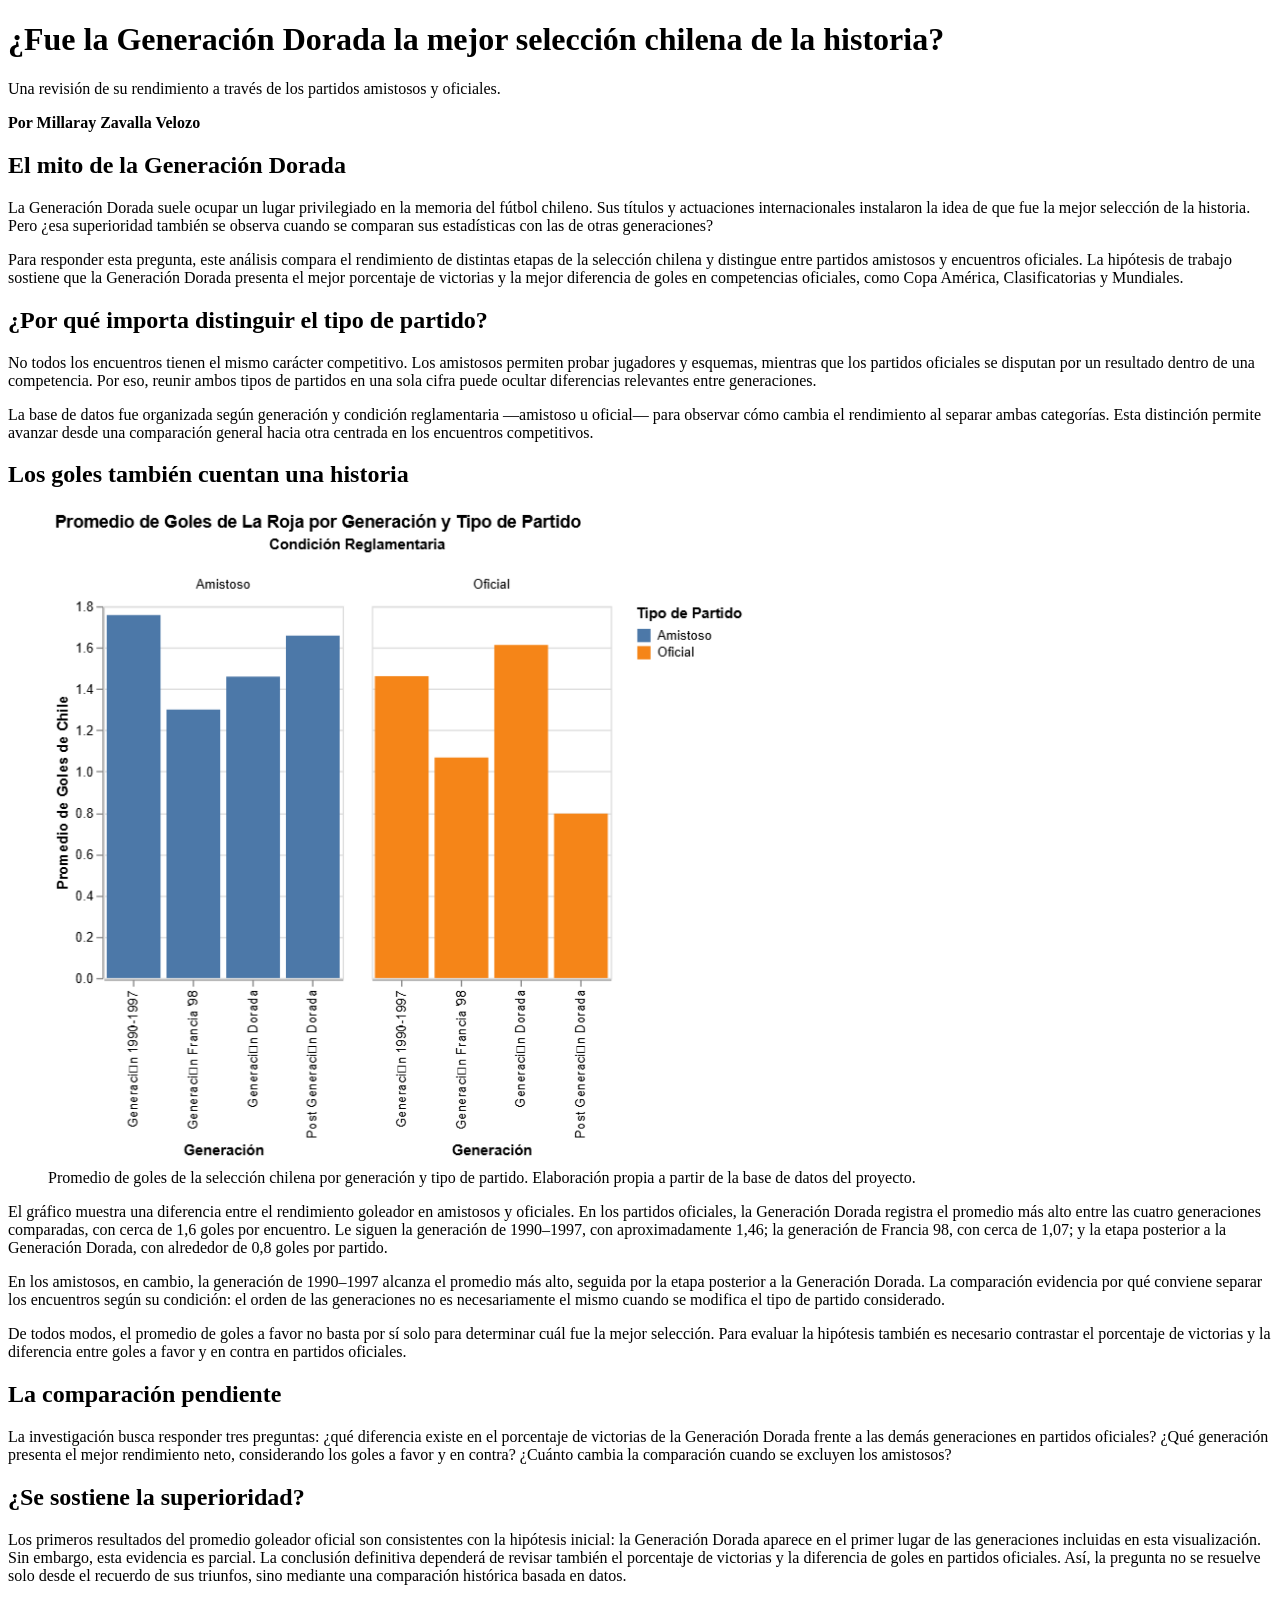
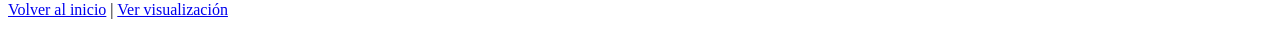
<file: entrega_04/Zavalla_Millaray/index.html>
<!DOCTYPE html>
<html lang="es">
<head>
    <meta charset="UTF-8">
    <meta name="viewport" content="width=device-width, initial-scale=1.0">
    <title>¿Fue la Generación Dorada la mejor selección chilena?</title>
</head>

<body>

    <header>
        <h1>¿Fue la Generación Dorada la mejor selección chilena de la historia?</h1>

        <p>Una revisión de su rendimiento a través de los partidos amistosos y oficiales.</p>

        <p><strong>Por Millaray Zavalla Velozo</strong></p>
    </header>

    <main>

        <section id="introduccion">
            <h2>El mito de la Generación Dorada</h2>

            <p>
                La Generación Dorada suele ocupar un lugar privilegiado en la memoria del fútbol chileno.
                Sus títulos y actuaciones internacionales instalaron la idea de que fue la mejor selección
                de la historia. Pero ¿esa superioridad también se observa cuando se comparan sus estadísticas
                con las de otras generaciones?
            </p>

            <p>
                Para responder esta pregunta, este análisis compara el rendimiento de distintas etapas
                de la selección chilena y distingue entre partidos amistosos y encuentros oficiales.
                La hipótesis de trabajo sostiene que la Generación Dorada presenta el mejor porcentaje
                de victorias y la mejor diferencia de goles en competencias oficiales, como Copa América,
                Clasificatorias y Mundiales.
            </p>
        </section>

        <section id="metodo">
            <h2>¿Por qué importa distinguir el tipo de partido?</h2>

            <p>
                No todos los encuentros tienen el mismo carácter competitivo. Los amistosos permiten
                probar jugadores y esquemas, mientras que los partidos oficiales se disputan por un
                resultado dentro de una competencia. Por eso, reunir ambos tipos de partidos en una
                sola cifra puede ocultar diferencias relevantes entre generaciones.
            </p>

            <p>
                La base de datos fue organizada según generación y condición reglamentaria
                —amistoso u oficial— para observar cómo cambia el rendimiento al separar ambas
                categorías. Esta distinción permite avanzar desde una comparación general hacia
                otra centrada en los encuentros competitivos.
            </p>
        </section>

        <section id="visualizacion">
            <h2>Los goles también cuentan una historia</h2>

            <figure>
                <img src="visualizacion-goles-generaciones.png"
                     alt="Gráfico de barras que compara el promedio de goles de Chile por generación,
                     separado entre partidos amistosos y oficiales"
                     width="700">

                <figcaption>
                    Promedio de goles de la selección chilena por generación y tipo de partido.
                    Elaboración propia a partir de la base de datos del proyecto.
                </figcaption>
            </figure>

            <p>
                El gráfico muestra una diferencia entre el rendimiento goleador en amistosos y
                oficiales. En los partidos oficiales, la Generación Dorada registra el promedio
                más alto entre las cuatro generaciones comparadas, con cerca de 1,6 goles por
                encuentro. Le siguen la generación de 1990–1997, con aproximadamente 1,46;
                la generación de Francia 98, con cerca de 1,07; y la etapa posterior a la
                Generación Dorada, con alrededor de 0,8 goles por partido.
            </p>

            <p>
                En los amistosos, en cambio, la generación de 1990–1997 alcanza el promedio más
                alto, seguida por la etapa posterior a la Generación Dorada. La comparación
                evidencia por qué conviene separar los encuentros según su condición: el orden
                de las generaciones no es necesariamente el mismo cuando se modifica el tipo
                de partido considerado.
            </p>

            <p>
                De todos modos, el promedio de goles a favor no basta por sí solo para determinar
                cuál fue la mejor selección. Para evaluar la hipótesis también es necesario
                contrastar el porcentaje de victorias y la diferencia entre goles a favor y en
                contra en partidos oficiales.
            </p>
        </section>

        <section id="preguntas">
            <h2>La comparación pendiente</h2>

            <p>
                La investigación busca responder tres preguntas: ¿qué diferencia existe en el
                porcentaje de victorias de la Generación Dorada frente a las demás generaciones
                en partidos oficiales? ¿Qué generación presenta el mejor rendimiento neto,
                considerando los goles a favor y en contra? ¿Cuánto cambia la comparación cuando
                se excluyen los amistosos?
            </p>
        </section>

        <section id="conclusion">
            <h2>¿Se sostiene la superioridad?</h2>

            <p>
                Los primeros resultados del promedio goleador oficial son consistentes con la
                hipótesis inicial: la Generación Dorada aparece en el primer lugar de las
                generaciones incluidas en esta visualización. Sin embargo, esta evidencia es
                parcial. La conclusión definitiva dependerá de revisar también el porcentaje
                de victorias y la diferencia de goles en partidos oficiales. Así, la pregunta
                no se resuelve solo desde el recuerdo de sus triunfos, sino mediante una
                comparación histórica basada en datos.
            </p>
        </section>

    </main>

    <footer>
        <p>
            <a href="#introduccion">Volver al inicio</a> |
            <a href="#visualizacion">Ver visualización</a>

</body>
</html>
</file>
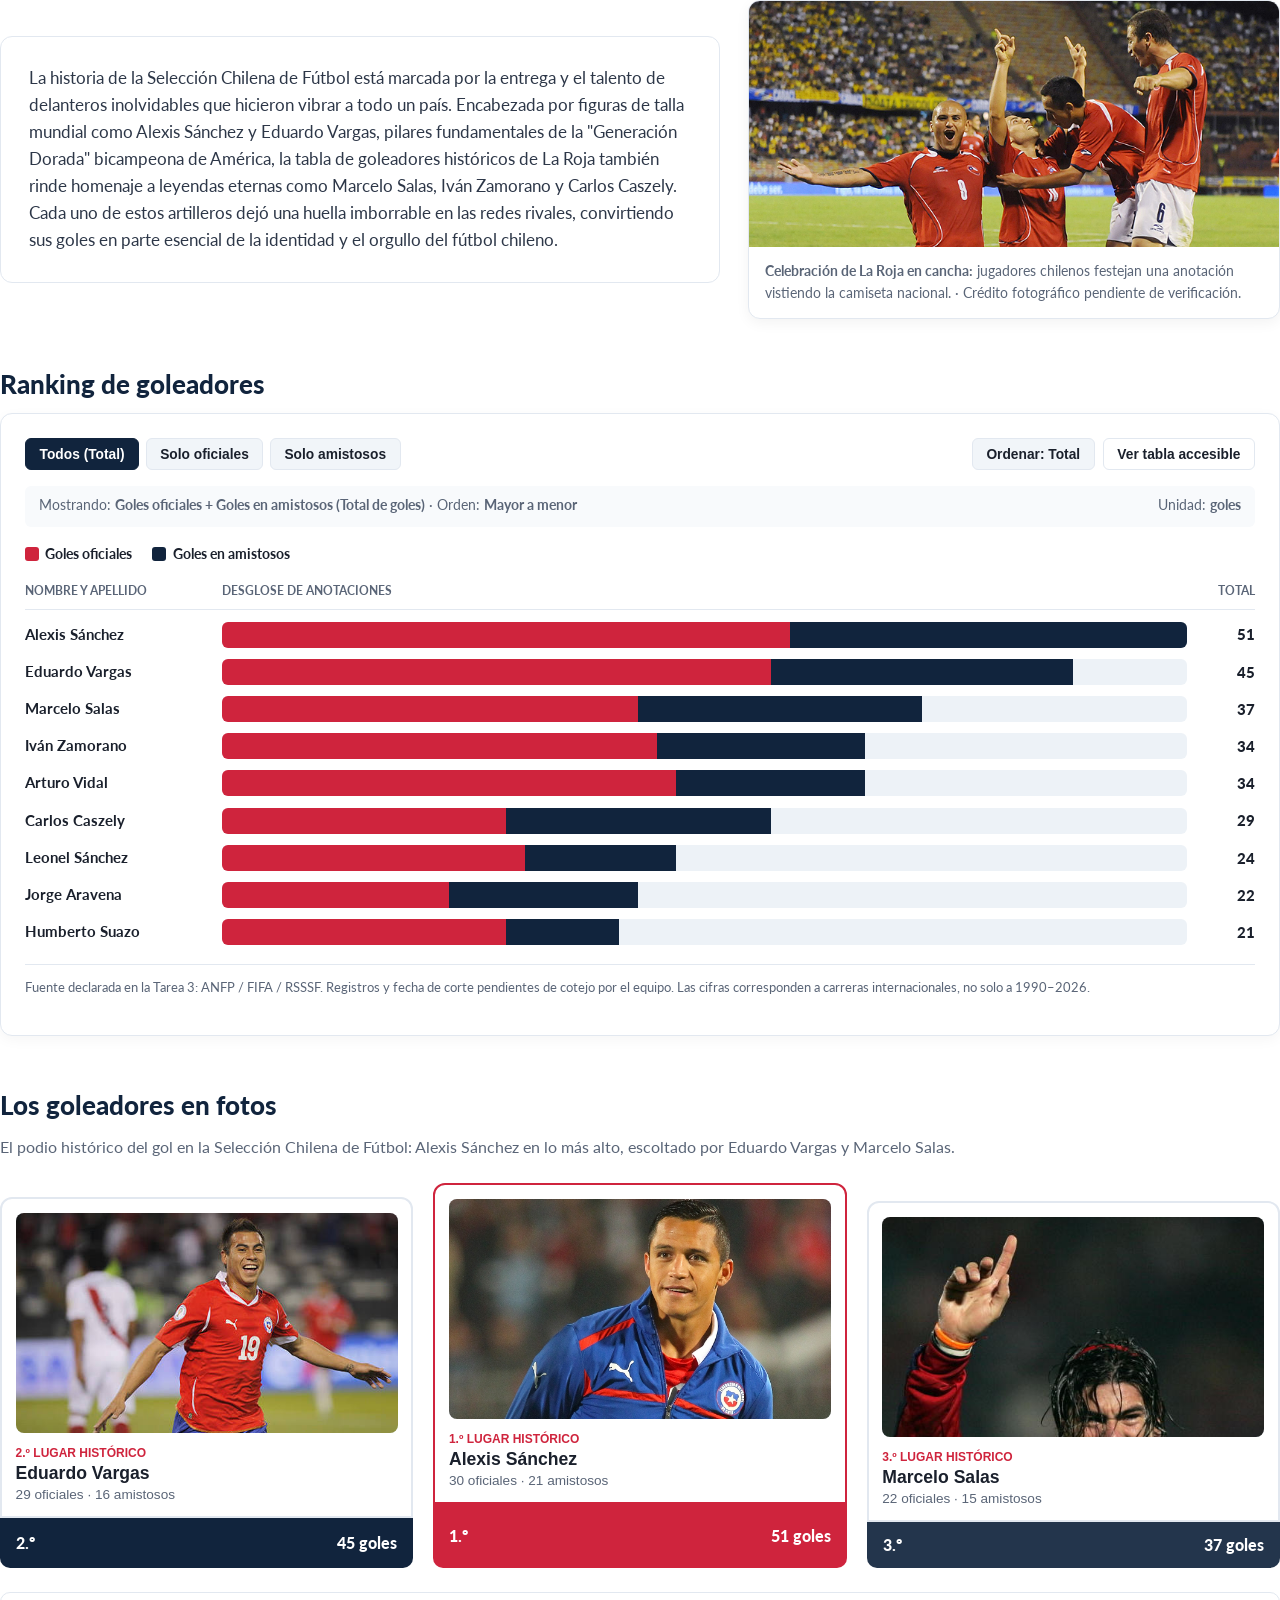
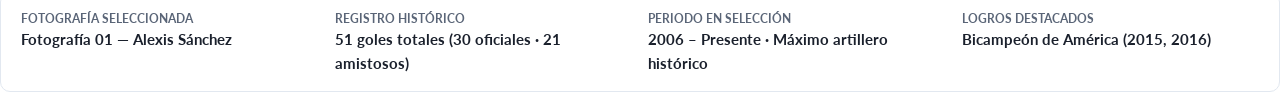
<file: docs/goleadores.html>
<!DOCTYPE html>

<html lang="es">
<head>
<meta charset="utf-8"/>
<meta content="width=device-width, initial-scale=1.0" name="viewport"/>
<title>Goleadores de La Roja: ¿Quiénes son? — La Roja Bajo la Lupa</title>
<meta content="Webstory editorial sobre los máximos goleadores históricos de la Selección Chilena de Fútbol: goles oficiales, amistosos y totales." name="description"/>
<link href="https://fonts.googleapis.com" rel="preconnect"/>
<link crossorigin="" href="https://fonts.gstatic.com" rel="preconnect"/>
<link href="https://fonts.googleapis.com/css2?family=Lato:ital,wght@0,400;0,700;0,900;1,400&amp;display=swap" rel="stylesheet"/>
<link href="./goleadores.css" rel="stylesheet"/>
</head>
<body>

<main class="page-container" id="inicio">

<section aria-label="Contexto histórico" class="intro-grid" id="historia">
<div class="narrative-block">
<p class="narrative-lead">
          La historia de la Selección Chilena de Fútbol está marcada por la entrega y el talento de delanteros inolvidables que hicieron vibrar a todo un país. Encabezada por figuras de talla mundial como Alexis Sánchez y Eduardo Vargas, pilares fundamentales de la "Generación Dorada" bicampeona de América, la tabla de goleadores históricos de La Roja también rinde homenaje a leyendas eternas como Marcelo Salas, Iván Zamorano y Carlos Caszely. Cada uno de estos artilleros dejó una huella imborrable en las redes rivales, convirtiendo sus goles en parte esencial de la identidad y el orgullo del fútbol chileno.
        </p>
</div>
<figure class="archetype-card">
<div class="archetype-frame">
<img alt="Jugadores de la Selección Chilena de Fútbol celebrando un gol en cancha" src="./assets/img/celebracion-chile.jpg"/>
</div>
<figcaption class="archetype-caption">
<strong>Celebración de La Roja en cancha:</strong> jugadores chilenos festejan una anotación vistiendo la camiseta nacional.
         · Crédito fotográfico pendiente de verificación.</figcaption>
</figure>
</section>
<section aria-labelledby="titulo-grafico" class="data-story-section" id="grafico">
<div class="section-header-row">
<div>
<h2 class="section-title" id="titulo-grafico">Ranking de goleadores</h2>
</div>
</div>
<div class="data-split-grid">
<div class="chart-panel">
<div class="chart-controls-bar">
<div aria-label="Filtrar tipo de goles" class="segmented-group" role="group">
<button aria-pressed="true" class="seg-btn" data-filter="total" type="button">Todos (Total)</button>
<button aria-pressed="false" class="seg-btn" data-filter="oficiales" type="button">Solo oficiales</button>
<button aria-pressed="false" class="seg-btn" data-filter="amistosos" type="button">Solo amistosos</button>
</div>
<div class="chart-actions-right">
<button class="btn-soft" id="btn-sort" type="button">Ordenar: Total</button>
<button aria-expanded="false" class="btn-outline" id="btn-toggle-view" type="button">Ver tabla accesible</button>
</div>
</div>
<div aria-live="polite" class="filter-status-line">
<span id="status-text">Mostrando: <strong>Goles oficiales + Goles en amistosos (Total de goles)</strong> · Orden: <strong>Total de goles (mayor a menor)</strong></span>
<span>Unidad: <strong>goles</strong></span>
</div>
<div aria-label="Leyenda del gráfico" class="legend-row">
<span class="legend-item">
<span aria-hidden="true" class="legend-swatch swatch-oficial"></span>
<span>Goles oficiales</span>
</span>
<span class="legend-item">
<span aria-hidden="true" class="legend-swatch swatch-amistoso"></span>
<span>Goles en amistosos</span>
</span>
</div>
<div class="chart-canvas-wrap" id="chart-view">
<div aria-hidden="true" class="axis-header">
<span>Nombre y apellido</span>
<span>Desglose de anotaciones</span>
<span class="axis-total-label">Total</span>
</div>
<div aria-label="Gráfico de barras de goleadores de La Roja" class="bars-list" id="bars-container" role="list"></div>
</div>
<div class="table-wrap" hidden="" id="table-view">
<table class="data-table">
<caption class="sr-only">Tabla de goleadores históricos de La Roja con goles oficiales, goles en amistosos y total de goles</caption>
<thead>
<tr>
<th scope="col">Nombre</th>
<th class="num" scope="col">Goles oficiales</th>
<th class="num" scope="col">Goles en amistosos</th>
<th class="num" scope="col">Total de goles</th>
</tr>
</thead>
<tbody id="table-body"></tbody>
</table>
</div>
<p class="chart-source">Fuente declarada en la Tarea 3: ANFP / FIFA / RSSSF. Registros y fecha de corte pendientes de cotejo por el equipo. Las cifras corresponden a carreras internacionales, no solo a 1990–2026.</p>
</div>
</div>
</section>
<section aria-labelledby="titulo-galeria" class="gallery-section" id="galeria">
<h2 class="section-title" id="titulo-galeria">Los goleadores en fotos</h2>
<p class="gallery-intro">
        El podio histórico del gol en la Selección Chilena de Fútbol: Alexis Sánchez en lo más alto, escoltado por Eduardo Vargas y Marcelo Salas.
      </p>
<div aria-label="Podio de los tres máximos goleadores de La Roja" class="podium-grid" role="list">
<div class="podium-column podium-second" role="listitem">
<button aria-pressed="false" class="photo-slot-card" data-slot="1" type="button">
<div class="photo-frame">
<img alt="Eduardo Vargas celebrando con la camiseta número 19 de la Selección Chilena" src="./assets/img/edu.jpg"/>
</div>
<span class="photo-slot-index">2.º lugar histórico</span>
<p class="photo-slot-title">Eduardo Vargas</p>
<p class="photo-slot-caption">29 oficiales · 16 amistosos</p>
</button>
<div aria-hidden="true" class="podium-step step-second">
<span class="podium-step-rank">2.º</span>
<span class="podium-step-goals">45 goles</span>
</div>
</div>
<div class="podium-column podium-first" role="listitem">
<button aria-pressed="true" class="photo-slot-card is-active" data-slot="0" type="button">
<div class="photo-frame">
<img alt="Alexis Sánchez vistiendo el buzo azul y rojo de la Selección Chilena de Fútbol" src="./assets/img/alexis.jpg"/>
</div>
<span class="photo-slot-index">1.º lugar histórico</span>
<p class="photo-slot-title">Alexis Sánchez</p>
<p class="photo-slot-caption">30 oficiales · 21 amistosos</p>
</button>
<div aria-hidden="true" class="podium-step step-first">
<span class="podium-step-rank">1.º</span>
<span class="podium-step-goals">51 goles</span>
</div>
</div>
<div class="podium-column podium-third" role="listitem">
<button aria-pressed="false" class="photo-slot-card" data-slot="2" type="button">
<div class="photo-frame">
<img alt="Marcelo Salas celebrando con el dedo índice en alto y la camiseta número 11 de Chile" src="./assets/img/marcelo.jpg"/>
</div>
<span class="photo-slot-index">3.º lugar histórico</span>
<p class="photo-slot-title">Marcelo Salas</p>
<p class="photo-slot-caption">22 oficiales · 15 amistosos</p>
</button>
<div aria-hidden="true" class="podium-step step-third">
<span class="podium-step-rank">3.º</span>
<span class="podium-step-goals">37 goles</span>
</div>
</div>
</div>
<div aria-live="polite" class="slot-detail-drawer" id="slot-detail-drawer">
<div>
<div class="slot-detail-label">Fotografía seleccionada</div>
<div class="slot-detail-val" id="slot-det-title">Fotografía 01 — Alexis Sánchez</div>
</div>
<div>
<div class="slot-detail-label">Registro histórico</div>
<div class="slot-detail-val" id="slot-det-player">51 goles totales (30 oficiales · 21 amistosos)</div>
</div>
<div>
<div class="slot-detail-label">Periodo en selección</div>
<div class="slot-detail-val" id="slot-det-context">2006 – Presente · Máximo artillero histórico</div>
</div>
<div>
<div class="slot-detail-label">Logros destacados</div>
<div class="slot-detail-val" id="slot-det-credit">Bicampeón de América (2015, 2016)</div>
</div>
</div>
</section>
</main>

<script defer="" src="./goleadores.js"></script>
</body>
</html>
</file>
<file: docs/goleadores.css>
:root {
      --red: #d52b1e;
      --red-dark: #a61c12;
      --blue: #0039a6;
      --bg: #f7f8fa;
      --card: #ffffff;
      --text: #1a202c;
      --muted: #5a6577;
      --border: #e2e8f0;
    }
    * { box-sizing: border-box; }
    body {
      margin: 0;
      font-family: 'Lato', system-ui, -apple-system, sans-serif;
      background: var(--bg);
      color: var(--text);
      line-height: 1.6;
    }
    .sr-only {
      position: absolute; width: 1px; height: 1px; padding: 0; margin: -1px;
      overflow: hidden; clip: rect(0,0,0,0); border: 0;
    }
    .site-header {
      background: var(--blue);
      color: #fff;
      position: sticky;
      top: 0;
      z-index: 20;
      box-shadow: 0 2px 10px rgba(0,0,0,0.12);
    }
    .header-inner {
      max-width: 1060px;
      margin: 0 auto;
      padding: 0.85rem 1.25rem;
      display: flex;
      align-items: center;
      justify-content: space-between;
      gap: 1rem;
      flex-wrap: wrap;
    }
    .brand-lockup {
      display: flex;
      align-items: center;
      gap: 0.65rem;
      text-decoration: none;
      color: #fff;
    }
    .brand-disc {
      width: 34px; height: 34px;
      border-radius: 50%;
      background: var(--red);
      display: inline-flex;
      align-items: center;
      justify-content: center;
    }
    .brand-text { display: flex; flex-direction: column; line-height: 1.1; }
    .brand-name { font-weight: 900; font-size: 1rem; letter-spacing: 0.04em; }
    .brand-sub { font-size: 0.72rem; opacity: 0.85; letter-spacing: 0.08em; }
    .main-nav { display: flex; gap: 1.2rem; flex-wrap: wrap; }
    .nav-link { color: #fff; text-decoration: none; font-weight: 700; font-size: 0.92rem; opacity: 0.9; }
    .nav-link:hover { opacity: 1; text-decoration: underline; }
    .btn-primary {
      background: var(--red);
      color: #fff;
      border: none;
      padding: 0.55rem 1rem;
      border-radius: 6px;
      font-weight: 700;
      cursor: pointer;
    }
    .btn-primary:hover { background: var(--red-dark); }
    .page-container {
      max-width: 1060px;
      margin: 0 auto;
      padding: 2rem 1.25rem 4rem;
    }
    .story-hero {
      background: linear-gradient(135deg, var(--blue) 0%, #002366 100%);
      color: #fff;
      padding: 2.5rem 2rem;
      border-radius: 14px;
      margin-bottom: 2.25rem;
    }
    .editorial-kicker {
      text-transform: uppercase;
      font-size: 0.78rem;
      letter-spacing: 0.08em;
      font-weight: 700;
      color: #cbd5e1;
      margin: 0 0 0.5rem;
    }
    .story-title {
      font-size: clamp(1.9rem, 4vw, 2.75rem);
      font-weight: 900;
      margin: 0 0 0.85rem;
      line-height: 1.15;
    }
    .story-deck {
      font-size: 1.12rem;
      max-width: 780px;
      margin: 0 0 1.25rem;
      color: #f1f5f9;
    }
    .story-meta {
      display: flex;
      gap: 0.6rem;
      flex-wrap: wrap;
      font-size: 0.85rem;
      color: #cbd5e1;
      font-weight: 700;
    }
    .intro-grid {
      display: grid;
      grid-template-columns: 1.15fr 0.85fr;
      gap: 1.75rem;
      align-items: center;
      margin-bottom: 2.75rem;
    }
    @media (max-width: 800px) {
      .intro-grid { grid-template-columns: 1fr; }
    }
    .narrative-block {
      background: var(--card);
      padding: 1.75rem;
      border-radius: 12px;
      border: 1px solid var(--border);
    }
    .narrative-lead { margin: 0; font-size: 1.05rem; color: #2d3748; }
    .archetype-card {
      margin: 0;
      background: var(--card);
      border-radius: 12px;
      overflow: hidden;
      border: 1px solid var(--border);
      box-shadow: 0 4px 14px rgba(0,0,0,0.05);
    }
    .archetype-frame img {
      width: 100%;
      height: 270px;
      object-fit: cover;
      display: block;
    }
    .archetype-caption {
      padding: 0.85rem 1rem;
      font-size: 0.85rem;
      color: var(--muted);
    }
    .section-title {
      font-size: 1.65rem;
      font-weight: 900;
      margin: 0 0 0.5rem;
      color: var(--blue);
    }
    .data-story-section { margin-bottom: 3rem; }
    .chart-panel {
      background: var(--card);
      border: 1px solid var(--border);
      border-radius: 12px;
      padding: 1.5rem;
      box-shadow: 0 4px 14px rgba(0,0,0,0.04);
    }
    .chart-controls-bar {
      display: flex;
      justify-content: space-between;
      align-items: center;
      gap: 0.75rem;
      flex-wrap: wrap;
      margin-bottom: 1rem;
    }
    .segmented-group { display: flex; gap: 0.4rem; flex-wrap: wrap; }
    .seg-btn, .btn-soft, .btn-outline {
      padding: 0.45rem 0.85rem;
      border-radius: 6px;
      font-weight: 700;
      font-size: 0.86rem;
      cursor: pointer;
      border: 1px solid var(--border);
      background: #f1f5f9;
      color: var(--text);
    }
    .seg-btn[aria-pressed="true"] {
      background: var(--blue);
      color: #fff;
      border-color: var(--blue);
    }
    .chart-actions-right { display: flex; gap: 0.5rem; flex-wrap: wrap; }
    .btn-outline { background: #fff; }
    .filter-status-line {
      display: flex;
      justify-content: space-between;
      flex-wrap: wrap;
      gap: 0.5rem;
      font-size: 0.85rem;
      color: var(--muted);
      padding: 0.6rem 0.85rem;
      background: #f8fafc;
      border-radius: 6px;
      margin-bottom: 1rem;
    }
    .legend-row { display: flex; gap: 1.25rem; margin-bottom: 1rem; font-size: 0.86rem; font-weight: 700; }
    .legend-item { display: inline-flex; align-items: center; gap: 0.4rem; }
    .legend-swatch { width: 14px; height: 14px; border-radius: 3px; display: inline-block; }
    .swatch-oficial { background: var(--red); }
    .swatch-amistoso { background: var(--blue); }
    .axis-header {
      display: grid;
      grid-template-columns: 185px 1fr 56px;
      gap: 0.75rem;
      font-size: 0.78rem;
      font-weight: 700;
      text-transform: uppercase;
      color: var(--muted);
      padding-bottom: 0.5rem;
      border-bottom: 1px solid var(--border);
      margin-bottom: 0.75rem;
    }
    .axis-total-label { text-align: right; }
    .bars-list { display: flex; flex-direction: column; gap: 0.7rem; }
    .bar-row {
      display: grid;
      grid-template-columns: 185px 1fr 56px;
      gap: 0.75rem;
      align-items: center;
    }
    @media (max-width: 600px) {
      .axis-header, .bar-row { grid-template-columns: 130px 1fr 44px; }
    }
    .player-name { font-weight: 700; font-size: 0.93rem; }
    .bar-track {
      background: #edf2f7;
      border-radius: 6px;
      height: 26px;
      display: flex;
      overflow: hidden;
    }
    .bar-seg-oficial {
      background: var(--red);
      height: 100%;
      transition: width 0.3s ease;
    }
    .bar-seg-amistoso {
      background: var(--blue);
      height: 100%;
      transition: width 0.3s ease;
    }
    .bar-value { text-align: right; font-weight: 900; font-size: 0.95rem; }
    .chart-source {
      margin-top: 1.15rem;
      padding-top: 0.75rem;
      border-top: 1px solid var(--border);
      font-size: 0.82rem;
      color: var(--muted);
    }
    .table-wrap { overflow-x: auto; }
    .data-table { width: 100%; border-collapse: collapse; font-size: 0.92rem; }
    .data-table th, .data-table td { padding: 0.65rem 0.75rem; border-bottom: 1px solid var(--border); text-align: left; }
    .data-table th.num, .data-table td.num { text-align: right; }
    .gallery-intro { margin: 0 0 1.5rem; color: var(--muted); }
    .podium-grid {
      display: grid;
      grid-template-columns: repeat(3, 1fr);
      gap: 1.25rem;
      align-items: end;
      margin-bottom: 1.5rem;
    }
    @media (max-width: 760px) {
      .podium-grid { grid-template-columns: 1fr; }
    }
    .podium-column { display: flex; flex-direction: column; }
    .photo-slot-card {
      background: var(--card);
      border: 2px solid var(--border);
      border-radius: 12px 12px 0 0;
      padding: 0.85rem;
      text-align: left;
      cursor: pointer;
      transition: border-color 0.2s, transform 0.2s;
    }
    .photo-slot-card.is-active, .photo-slot-card:hover {
      border-color: var(--red);
    }
    .photo-frame {
      width: 100%;
      height: 220px;
      border-radius: 8px;
      overflow: hidden;
      margin-bottom: 0.75rem;
      background: #e2e8f0;
    }
    .photo-frame img {
      width: 100%;
      height: 100%;
      object-fit: cover;
      object-position: top center;
      display: block;
    }
    .photo-slot-index {
      display: inline-block;
      font-size: 0.75rem;
      font-weight: 900;
      text-transform: uppercase;
      color: var(--red);
      margin-bottom: 0.2rem;
    }
    .photo-slot-title { font-weight: 900; font-size: 1.1rem; margin: 0 0 0.2rem; color: var(--text); }
    .photo-slot-caption { font-size: 0.85rem; color: var(--muted); margin: 0; }
    .podium-step {
      background: var(--blue);
      color: #fff;
      padding: 0.65rem 1rem;
      border-radius: 0 0 10px 10px;
      display: flex;
      justify-content: space-between;
      align-items: center;
      font-weight: 900;
    }
    .step-first { background: var(--red); min-height: 64px; }
    .step-second { min-height: 50px; }
    .step-third { min-height: 40px; opacity: 0.92; }
    .slot-detail-drawer {
      background: var(--card);
      border: 1px solid var(--border);
      border-radius: 10px;
      padding: 1rem 1.25rem;
      display: grid;
      grid-template-columns: repeat(auto-fit, minmax(200px, 1fr));
      gap: 1rem;
    }
    .slot-detail-label { font-size: 0.75rem; text-transform: uppercase; font-weight: 700; color: var(--muted); }
    .slot-detail-val { font-weight: 700; font-size: 0.92rem; }
    .site-footer {
      background: #1a202c;
      color: #cbd5e1;
      padding: 1.5rem 1.25rem;
      font-size: 0.85rem;
    }
    .footer-inner {
      max-width: 1060px;
      margin: 0 auto;
      display: flex;
      justify-content: space-between;
      flex-wrap: wrap;
      gap: 0.75rem;
    }
  
:root{--red:#CF243D;--blue:#11243D;--bg:#FFFFFF;} .page-container{max-width:none;padding:0 0 1rem;} .archetype-frame img{height:auto;} [hidden]{display:none!important;}
</file>
